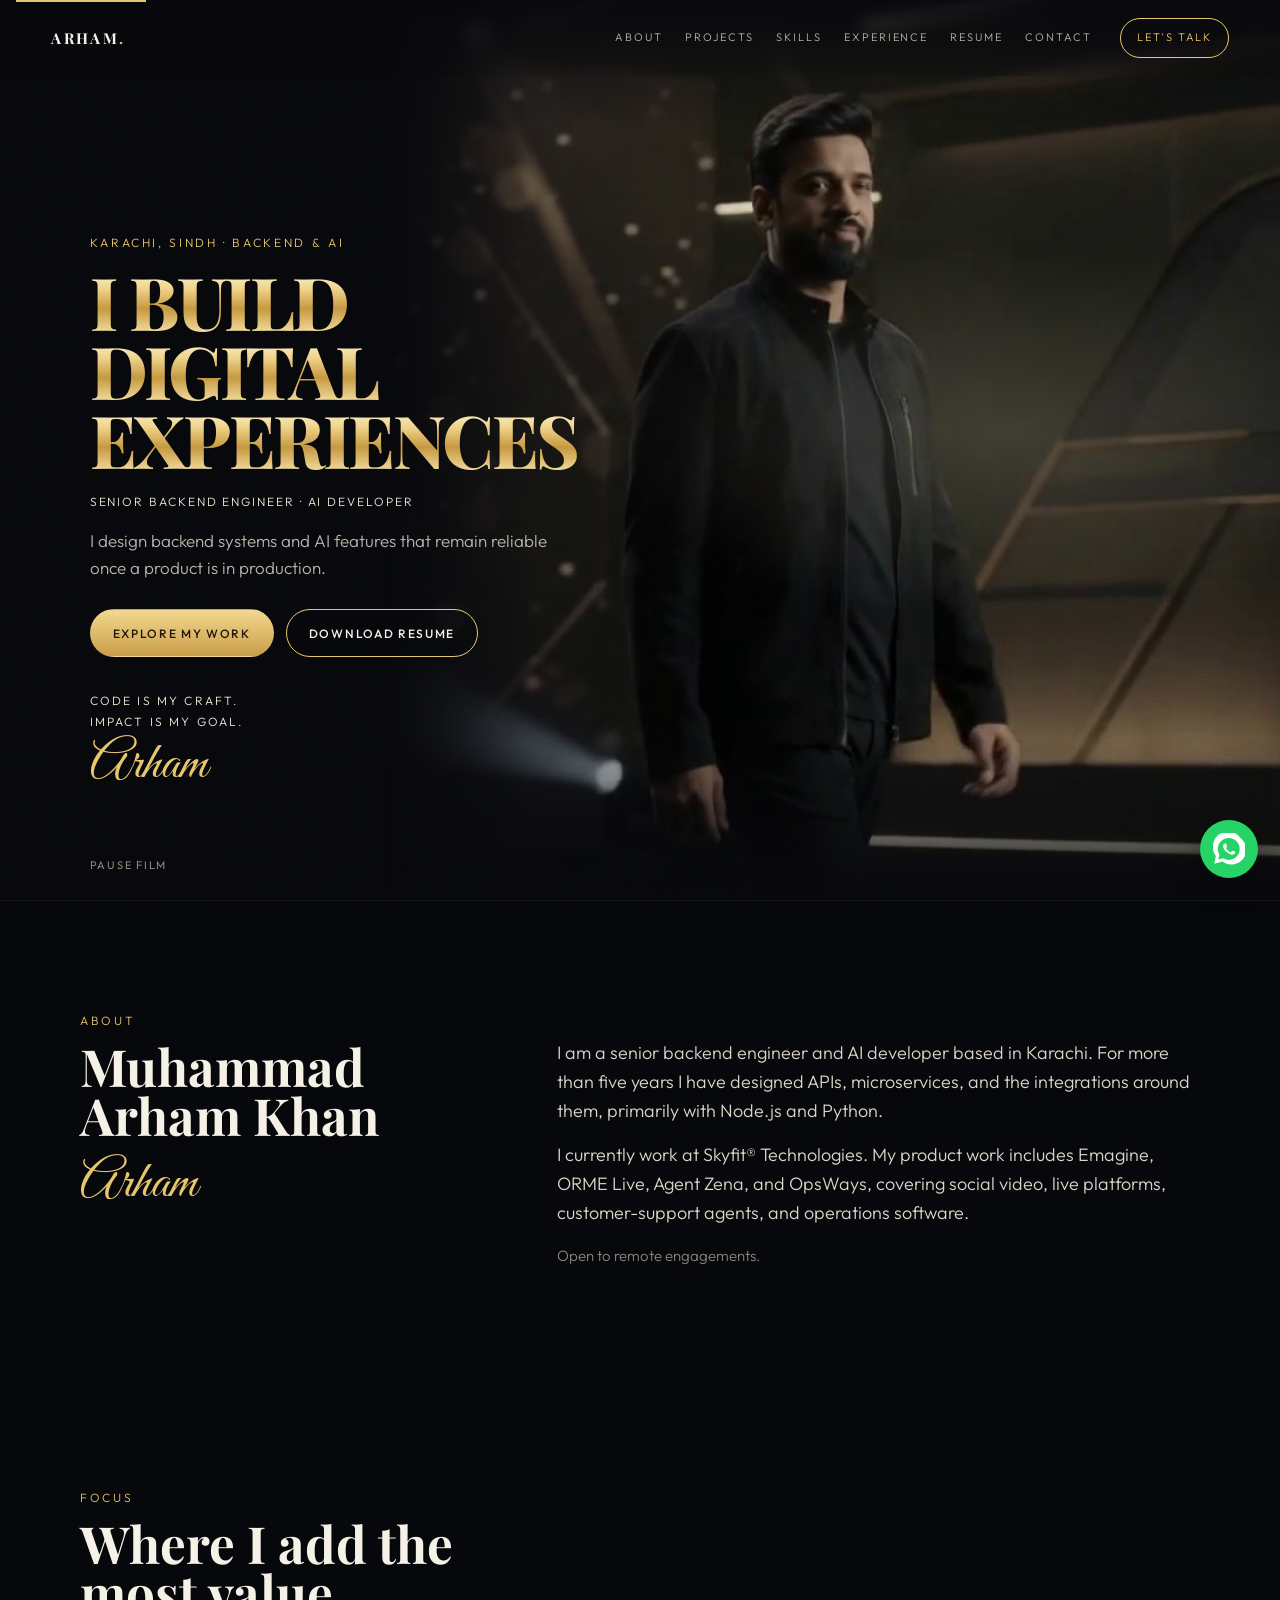
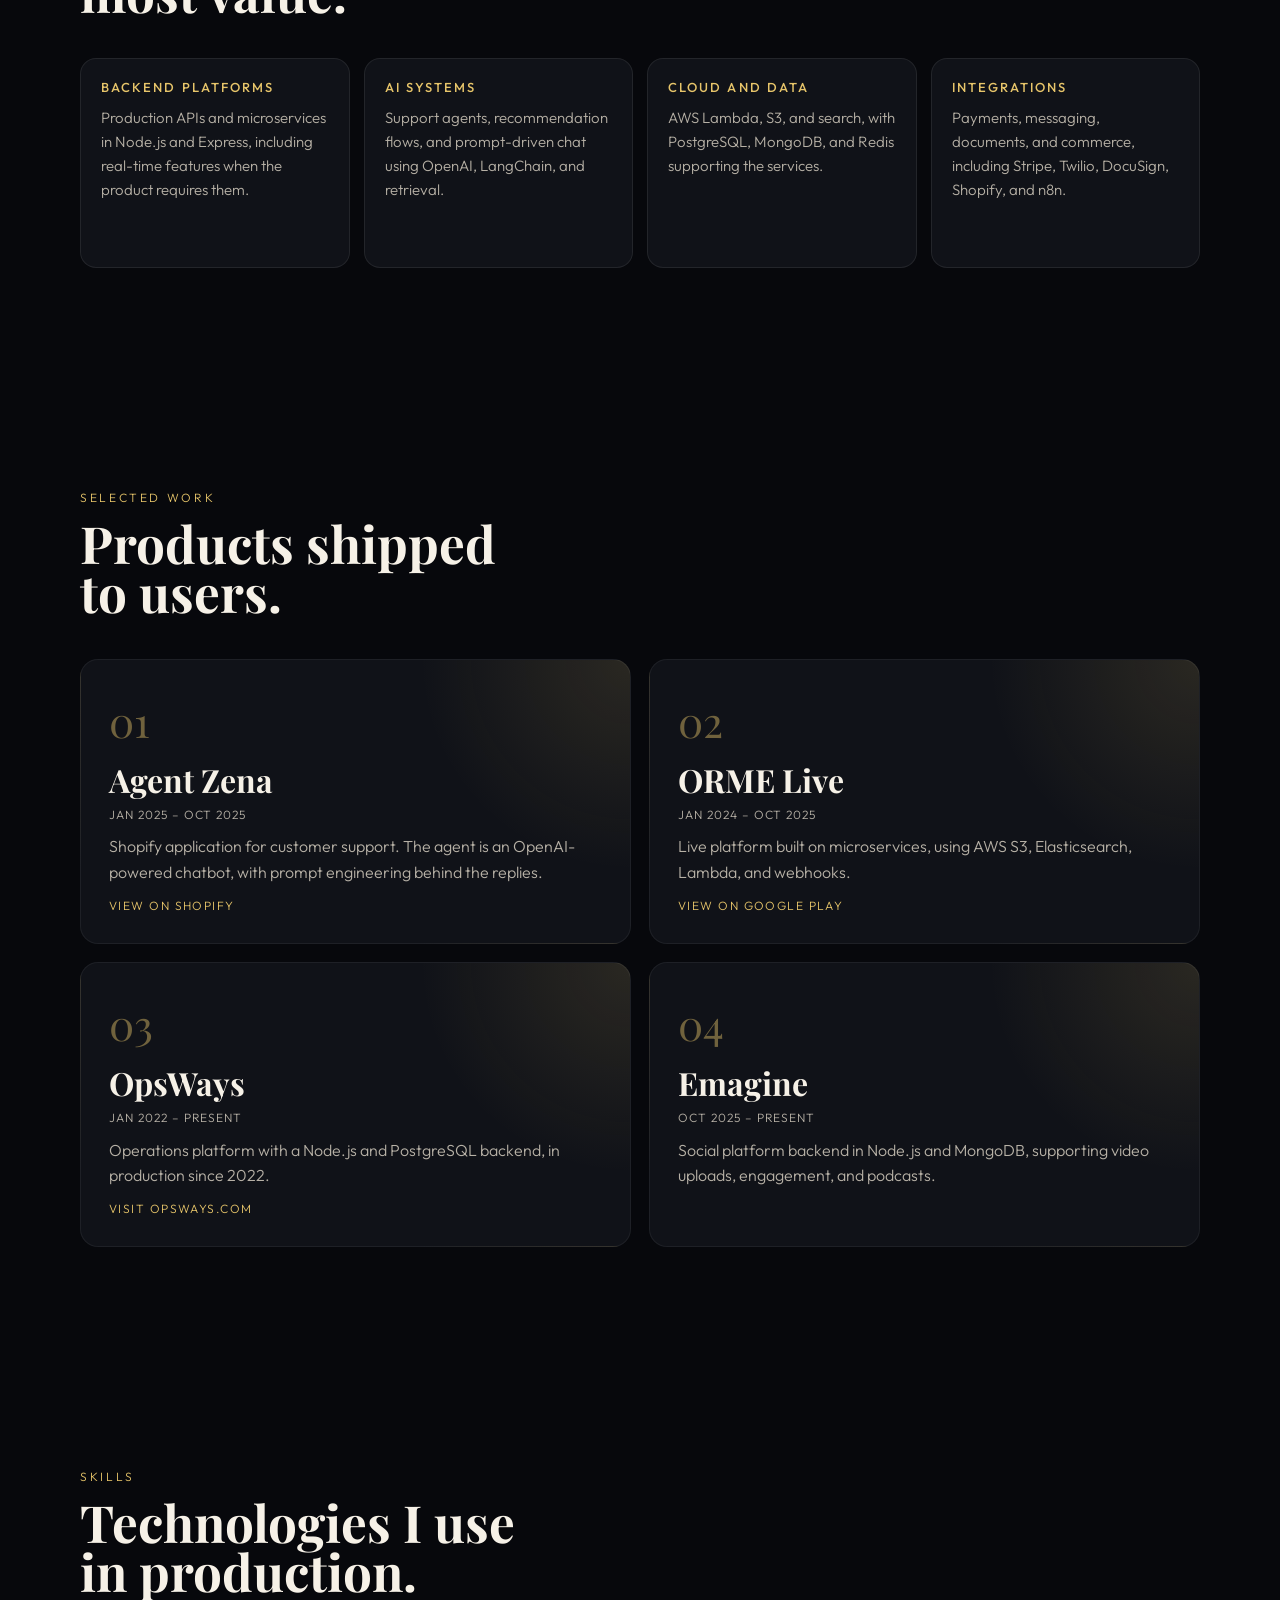
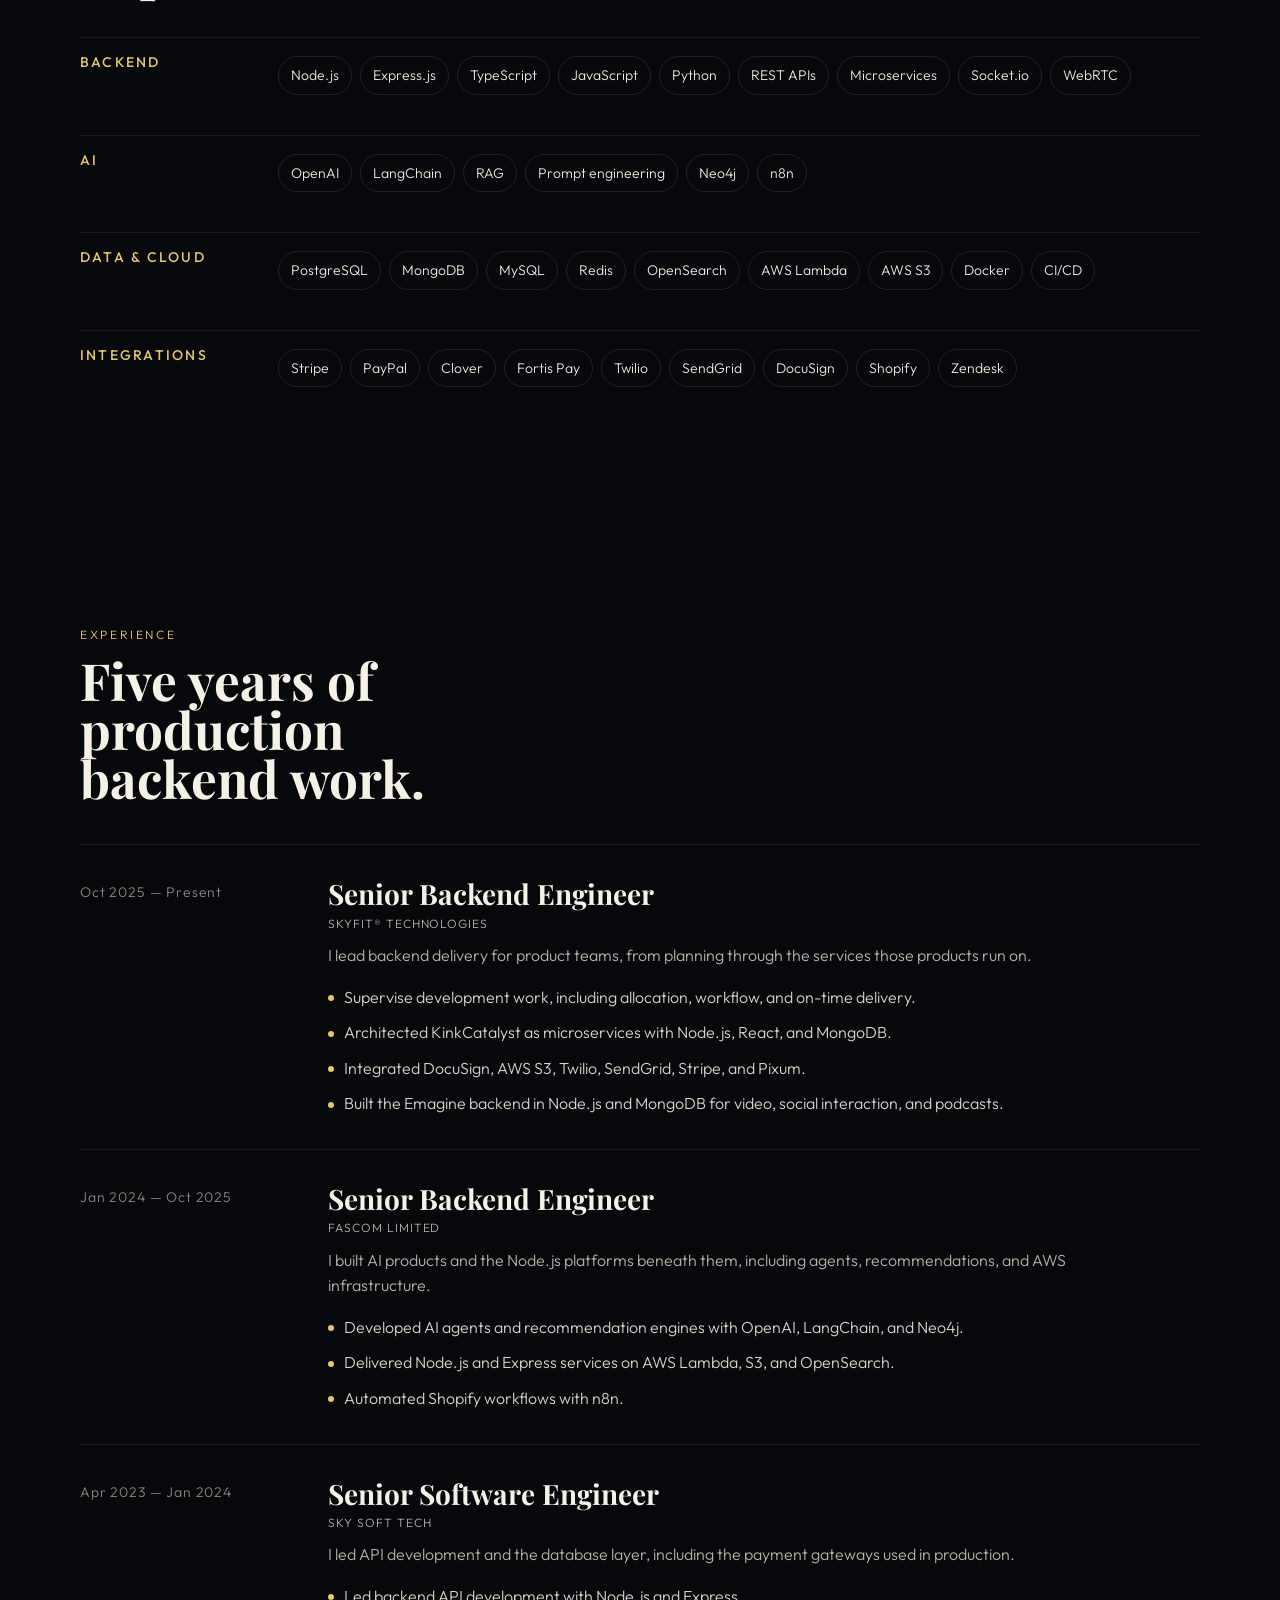
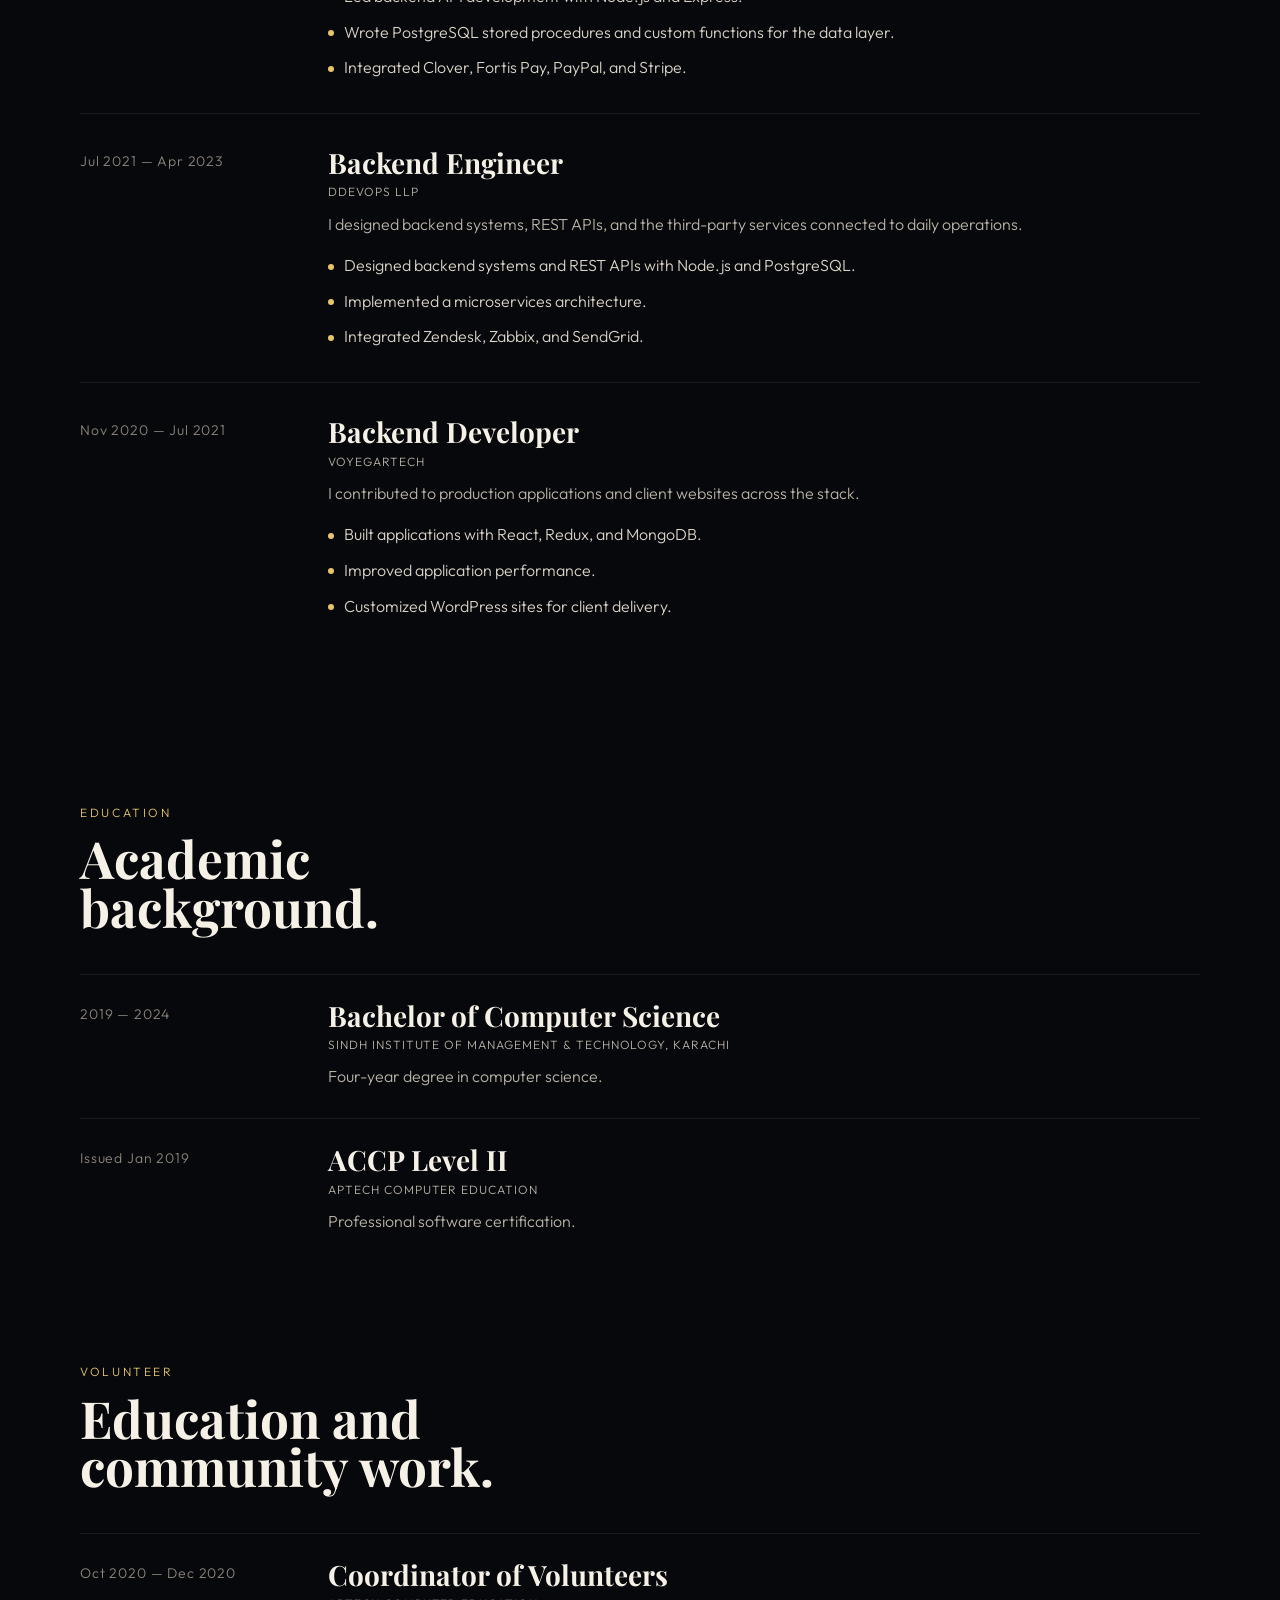
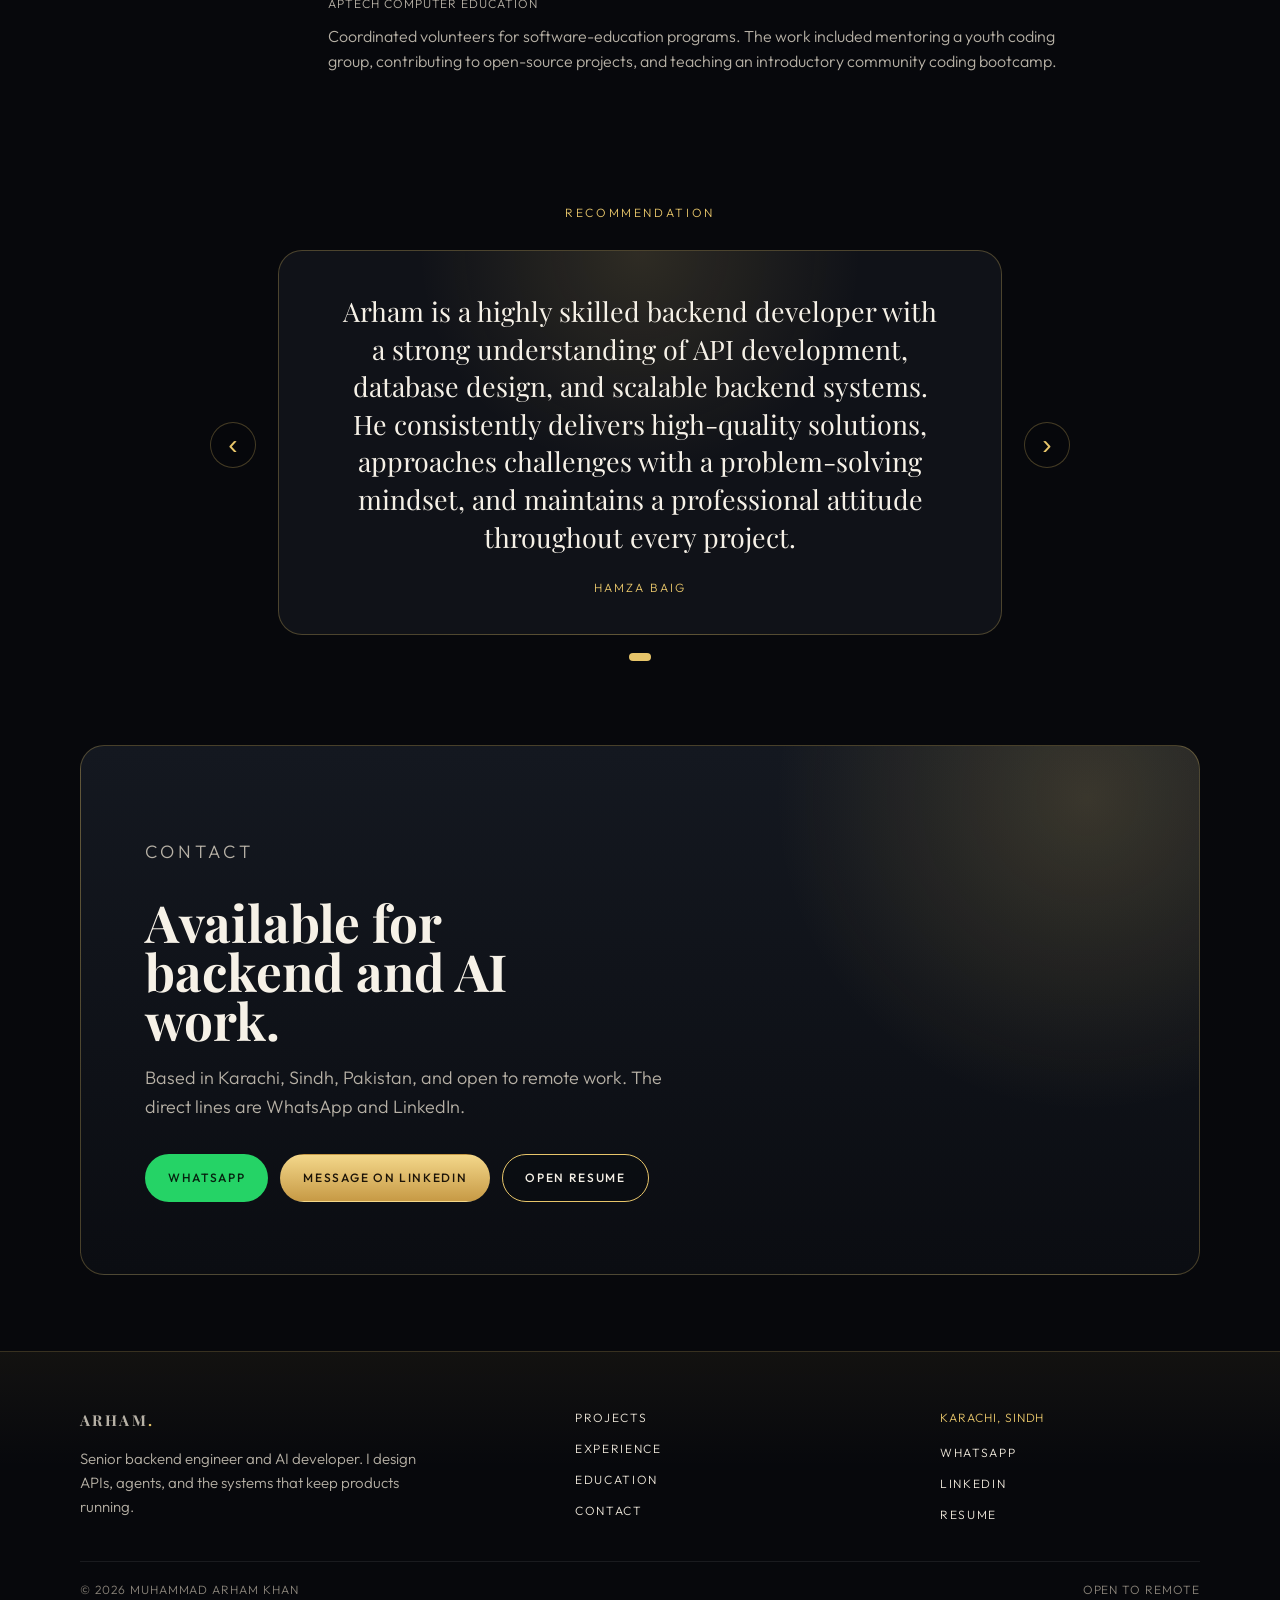
<file: index.html>
<!DOCTYPE html>
<html lang="en">
  <head>
    <meta charset="UTF-8" />
    <meta name="viewport" content="width=device-width, initial-scale=1" />
    <meta
      name="description"
      content="Muhammad Arham Khan is a senior backend engineer and AI developer in Karachi. He builds production APIs, microservices, and AI features."
    />
    <title>Arham Khan — I Build Digital Experiences</title>
    <link rel="icon" href="favicon.svg" type="image/svg+xml" />
    <link rel="preconnect" href="https://fonts.googleapis.com" />
    <link rel="preconnect" href="https://fonts.gstatic.com" crossorigin />
    <link
      href="https://fonts.googleapis.com/css2?family=Great+Vibes&family=Outfit:wght@300;400;500;600&family=Playfair+Display:wght@600;700;800&display=swap"
      rel="stylesheet"
    />
    <link rel="stylesheet" href="css/styles.css" />
  </head>
  <body>
    <a class="skip" href="#about">Skip to content</a>

    <header class="nav" id="nav">
      <a class="logo" href="#top">Arham<span>.</span></a>
      <button class="menu-btn" type="button" aria-expanded="false" aria-controls="menu">
        <span class="menu-bars" aria-hidden="true"></span>
        Menu
      </button>
      <nav id="menu">
        <a href="#about">About</a>
        <a href="#work">Projects</a>
        <a href="#skills">Skills</a>
        <a href="#experience">Experience</a>
        <a href="resume.html">Resume</a>
        <a href="#contact">Contact</a>
      </nav>
      <a class="talk" href="#contact">Let's talk</a>
    </header>

    <main>
      <section class="hero" id="top">
        <div class="hero-media">
          <video
            id="hero-video"
            autoplay
            muted
            loop
            playsinline
            poster="media/poster.jpg"
          >
            <source src="media/hero.mp4" type="video/mp4" />
          </video>
        </div>
        <div class="hero-shade" aria-hidden="true"></div>

        <div class="hero-copy">
          <p class="eyebrow">Karachi, Sindh · Backend &amp; AI</p>
          <h1>
            <span>I build</span>
            <span>digital</span>
            <span>experiences</span>
          </h1>
          <p class="roles">Senior backend engineer · AI developer</p>
          <p class="lede">
            I design backend systems and AI features that remain reliable once a product
            is in production.
          </p>
          <div class="hero-actions">
            <a class="btn solid" href="#work">Explore my work</a>
            <a class="btn ghost" href="resume.html">Download resume</a>
          </div>
          <aside class="hero-mark">
            <p>Code is my craft.<br />Impact is my goal.</p>
            <span class="sign">Arham</span>
          </aside>
        </div>

        <button class="film-toggle" type="button" aria-pressed="false">Pause film</button>
      </section>

      <section class="about" id="about">
        <div class="wrap split reveal">
          <div>
            <p class="kicker">About</p>
            <h2>Muhammad Arham Khan</h2>
            <p class="sign about-sign">Arham</p>
          </div>
          <div class="about-copy">
            <p>
              I am a senior backend engineer and AI developer based in Karachi. For more
              than five years I have designed APIs, microservices, and the integrations
              around them, primarily with Node.js and Python.
            </p>
            <p>
              I currently work at Skyfit® Technologies. My product work includes Emagine,
              ORME Live, Agent Zena, and OpsWays, covering social video, live platforms,
              customer-support agents, and operations software.
            </p>
            <p class="quiet">Open to remote engagements.</p>
          </div>
        </div>
      </section>

      <section class="focus" id="focus">
        <div class="wrap">
          <div class="section-head reveal">
            <p class="kicker">Focus</p>
            <h2>Where I add the most value.</h2>
          </div>
          <div class="focus-grid">
            <article class="focus-card reveal">
              <h3>Backend platforms</h3>
              <p>
                Production APIs and microservices in Node.js and Express, including
                real-time features when the product requires them.
              </p>
            </article>
            <article class="focus-card reveal">
              <h3>AI systems</h3>
              <p>
                Support agents, recommendation flows, and prompt-driven chat using OpenAI,
                LangChain, and retrieval.
              </p>
            </article>
            <article class="focus-card reveal">
              <h3>Cloud and data</h3>
              <p>
                AWS Lambda, S3, and search, with PostgreSQL, MongoDB, and Redis supporting
                the services.
              </p>
            </article>
            <article class="focus-card reveal">
              <h3>Integrations</h3>
              <p>
                Payments, messaging, documents, and commerce, including Stripe, Twilio,
                DocuSign, Shopify, and n8n.
              </p>
            </article>
          </div>
        </div>
      </section>

      <section class="work" id="work">
        <div class="wrap">
          <div class="section-head reveal">
            <p class="kicker">Selected work</p>
            <h2>Products shipped to users.</h2>
          </div>
          <div class="project-grid">
            <article class="project reveal">
              <span class="idx">01</span>
              <h3>Agent Zena</h3>
              <p class="meta">Jan 2025 – Oct 2025</p>
              <p>
                Shopify application for customer support. The agent is an OpenAI-powered
                chatbot, with prompt engineering behind the replies.
              </p>
              <a
                href="https://apps.shopify.com/shop-agent"
                target="_blank"
                rel="noopener noreferrer"
                >View on Shopify</a
              >
            </article>
            <article class="project reveal">
              <span class="idx">02</span>
              <h3>ORME Live</h3>
              <p class="meta">Jan 2024 – Oct 2025</p>
              <p>
                Live platform built on microservices, using AWS S3, Elasticsearch, Lambda,
                and webhooks.
              </p>
              <a
                href="https://play.google.com/store/apps/details?id=com.orme"
                target="_blank"
                rel="noopener noreferrer"
                >View on Google Play</a
              >
            </article>
            <article class="project reveal">
              <span class="idx">03</span>
              <h3>OpsWays</h3>
              <p class="meta">Jan 2022 – Present</p>
              <p>
                Operations platform with a Node.js and PostgreSQL backend, in production
                since 2022.
              </p>
              <a href="https://opsways.com" target="_blank" rel="noopener noreferrer"
                >Visit opsways.com</a
              >
            </article>
            <article class="project reveal">
              <span class="idx">04</span>
              <h3>Emagine</h3>
              <p class="meta">Oct 2025 – Present</p>
              <p>
                Social platform backend in Node.js and MongoDB, supporting video uploads,
                engagement, and podcasts.
              </p>
            </article>
          </div>
        </div>
      </section>

      <section class="skills" id="skills">
        <div class="wrap">
          <div class="section-head reveal">
            <p class="kicker">Skills</p>
            <h2>Technologies I use in production.</h2>
          </div>
          <div class="skill-groups">
            <div class="skill-row reveal">
              <h3>Backend</h3>
              <ul>
                <li>Node.js</li>
                <li>Express.js</li>
                <li>TypeScript</li>
                <li>JavaScript</li>
                <li>Python</li>
                <li>REST APIs</li>
                <li>Microservices</li>
                <li>Socket.io</li>
                <li>WebRTC</li>
              </ul>
            </div>
            <div class="skill-row reveal">
              <h3>AI</h3>
              <ul>
                <li>OpenAI</li>
                <li>LangChain</li>
                <li>RAG</li>
                <li>Prompt engineering</li>
                <li>Neo4j</li>
                <li>n8n</li>
              </ul>
            </div>
            <div class="skill-row reveal">
              <h3>Data &amp; cloud</h3>
              <ul>
                <li>PostgreSQL</li>
                <li>MongoDB</li>
                <li>MySQL</li>
                <li>Redis</li>
                <li>OpenSearch</li>
                <li>AWS Lambda</li>
                <li>AWS S3</li>
                <li>Docker</li>
                <li>CI/CD</li>
              </ul>
            </div>
            <div class="skill-row reveal">
              <h3>Integrations</h3>
              <ul>
                <li>Stripe</li>
                <li>PayPal</li>
                <li>Clover</li>
                <li>Fortis Pay</li>
                <li>Twilio</li>
                <li>SendGrid</li>
                <li>DocuSign</li>
                <li>Shopify</li>
                <li>Zendesk</li>
              </ul>
            </div>
          </div>
        </div>
      </section>

      <section class="experience" id="experience">
        <div class="wrap">
          <div class="section-head reveal">
            <p class="kicker">Experience</p>
            <h2>Five years of production backend work.</h2>
          </div>
          <ol class="timeline">
            <li class="reveal">
              <div class="when">Oct 2025 — Present</div>
              <div>
                <h3>Senior Backend Engineer</h3>
                <p class="company">Skyfit® Technologies</p>
                <p>
                  I lead backend delivery for product teams, from planning through the
                  services those products run on.
                </p>
                <ul class="duties">
                  <li>Supervise development work, including allocation, workflow, and on-time delivery.</li>
                  <li>Architected KinkCatalyst as microservices with Node.js, React, and MongoDB.</li>
                  <li>Integrated DocuSign, AWS S3, Twilio, SendGrid, Stripe, and Pixum.</li>
                  <li>Built the Emagine backend in Node.js and MongoDB for video, social interaction, and podcasts.</li>
                </ul>
              </div>
            </li>
            <li class="reveal">
              <div class="when">Jan 2024 — Oct 2025</div>
              <div>
                <h3>Senior Backend Engineer</h3>
                <p class="company">Fascom Limited</p>
                <p>
                  I built AI products and the Node.js platforms beneath them, including
                  agents, recommendations, and AWS infrastructure.
                </p>
                <ul class="duties">
                  <li>Developed AI agents and recommendation engines with OpenAI, LangChain, and Neo4j.</li>
                  <li>Delivered Node.js and Express services on AWS Lambda, S3, and OpenSearch.</li>
                  <li>Automated Shopify workflows with n8n.</li>
                </ul>
              </div>
            </li>
            <li class="reveal">
              <div class="when">Apr 2023 — Jan 2024</div>
              <div>
                <h3>Senior Software Engineer</h3>
                <p class="company">Sky Soft Tech</p>
                <p>
                  I led API development and the database layer, including the payment
                  gateways used in production.
                </p>
                <ul class="duties">
                  <li>Led backend API development with Node.js and Express.</li>
                  <li>Wrote PostgreSQL stored procedures and custom functions for the data layer.</li>
                  <li>Integrated Clover, Fortis Pay, PayPal, and Stripe.</li>
                </ul>
              </div>
            </li>
            <li class="reveal">
              <div class="when">Jul 2021 — Apr 2023</div>
              <div>
                <h3>Backend Engineer</h3>
                <p class="company">DDevOps LLP</p>
                <p>
                  I designed backend systems, REST APIs, and the third-party services
                  connected to daily operations.
                </p>
                <ul class="duties">
                  <li>Designed backend systems and REST APIs with Node.js and PostgreSQL.</li>
                  <li>Implemented a microservices architecture.</li>
                  <li>Integrated Zendesk, Zabbix, and SendGrid.</li>
                </ul>
              </div>
            </li>
            <li class="reveal">
              <div class="when">Nov 2020 — Jul 2021</div>
              <div>
                <h3>Backend Developer</h3>
                <p class="company">Voyegartech</p>
                <p>
                  I contributed to production applications and client websites across the
                  stack.
                </p>
                <ul class="duties">
                  <li>Built applications with React, Redux, and MongoDB.</li>
                  <li>Improved application performance.</li>
                  <li>Customized WordPress sites for client delivery.</li>
                </ul>
              </div>
            </li>
          </ol>
        </div>
      </section>

      <section class="education" id="education">
        <div class="wrap">
          <div class="section-head reveal">
            <p class="kicker">Education</p>
            <h2>Academic background.</h2>
          </div>
          <ol class="timeline edu-list">
            <li class="reveal">
              <div class="when">2019 — 2024</div>
              <div>
                <h3>Bachelor of Computer Science</h3>
                <p class="company">Sindh Institute of Management &amp; Technology, Karachi</p>
                <p>Four-year degree in computer science.</p>
              </div>
            </li>
            <li class="reveal">
              <div class="when">Issued Jan 2019</div>
              <div>
                <h3>ACCP Level II</h3>
                <p class="company">Aptech Computer Education</p>
                <p>Professional software certification.</p>
              </div>
            </li>
          </ol>
        </div>
      </section>

      <section class="volunteer" id="volunteer">
        <div class="wrap">
          <div class="section-head reveal">
            <p class="kicker">Volunteer</p>
            <h2>Education and community work.</h2>
          </div>
          <ol class="timeline edu-list">
            <li class="reveal">
              <div class="when">Oct 2020 — Dec 2020</div>
              <div>
                <h3>Coordinator of Volunteers</h3>
                <p class="company">Aptech Computer Education</p>
                <p>
                  Coordinated volunteers for software-education programs. The work included
                  mentoring a youth coding group, contributing to open-source projects, and
                  teaching an introductory community coding bootcamp.
                </p>
              </div>
            </li>
          </ol>
        </div>
      </section>

      <section class="recommend" id="recommend">
        <div class="wrap">
          <p class="kicker">Recommendation</p>
          <div class="carousel" data-carousel>
            <button class="carousel-btn prev" type="button" aria-label="Previous recommendation">
              <span aria-hidden="true">‹</span>
            </button>
            <div class="carousel-viewport">
              <div class="carousel-track">
                <blockquote class="carousel-slide">
                  <p>
                    Arham is a highly skilled backend developer with a strong understanding
                    of API development, database design, and scalable backend systems. He
                    consistently delivers high-quality solutions, approaches challenges
                    with a problem-solving mindset, and maintains a professional attitude
                    throughout every project.
                  </p>
                  <cite>Hamza Baig</cite>
                </blockquote>
              </div>
            </div>
            <button class="carousel-btn next" type="button" aria-label="Next recommendation">
              <span aria-hidden="true">›</span>
            </button>
            <div class="carousel-dots"></div>
          </div>
        </div>
      </section>

      <section class="contact" id="contact">
        <div class="wrap contact-box reveal">
          <p class="kicker">Contact</p>
          <h2>Available for backend and AI work.</h2>
          <p>
            Based in Karachi, Sindh, Pakistan, and open to remote work. The direct lines
            are WhatsApp and LinkedIn.
          </p>
          <div class="hero-actions">
            <a
              class="btn whatsapp"
              href="https://wa.me/923352530034"
              target="_blank"
              rel="noopener noreferrer"
              >WhatsApp</a
            >
            <a
              class="btn solid"
              href="https://www.linkedin.com/in/arhamkhan0335"
              target="_blank"
              rel="noopener noreferrer"
              >Message on LinkedIn</a
            >
            <a class="btn ghost" href="resume.html">Open resume</a>
          </div>
        </div>
      </section>
    </main>

    <footer class="site-foot">
      <div class="wrap foot-main">
        <div class="foot-brand">
          <a class="logo" href="#top">Arham<span>.</span></a>
          <p>Senior backend engineer and AI developer. I design APIs, agents, and the systems that keep products running.</p>
        </div>
        <nav class="foot-nav" aria-label="Footer">
          <a href="#work">Projects</a>
          <a href="#experience">Experience</a>
          <a href="#education">Education</a>
          <a href="#contact">Contact</a>
        </nav>
        <div class="foot-side">
          <p>Karachi, Sindh</p>
          <a href="https://wa.me/923352530034" target="_blank" rel="noopener noreferrer">WhatsApp</a>
          <a href="https://www.linkedin.com/in/arhamkhan0335" target="_blank" rel="noopener noreferrer">LinkedIn</a>
          <a href="resume.html">Resume</a>
        </div>
      </div>
      <div class="wrap foot-bar">
        <span>© <span id="year"></span> Muhammad Arham Khan</span>
        <span>Open to remote</span>
      </div>
    </footer>

    <a
      class="wa-float"
      href="https://wa.me/923352530034"
      target="_blank"
      rel="noopener noreferrer"
      aria-label="WhatsApp Arham"
    >
      <svg viewBox="0 0 24 24" aria-hidden="true">
        <path
          fill="currentColor"
          d="M20.5 3.5A11 11 0 0 0 2.1 17.2L1 23l6-1.6A11 11 0 0 0 20.5 3.5zM12 20.2a8.2 8.2 0 0 1-4.2-1.1l-.3-.2-3.5.9.9-3.4-.2-.3A8.2 8.2 0 1 1 12 20.2zm4.5-6.1c-.2-.1-1.4-.7-1.6-.8s-.4-.1-.5.1-.6.8-.7.9-.3.2-.5.1a6.7 6.7 0 0 1-2-1.2 7.4 7.4 0 0 1-1.4-1.7c-.1-.2 0-.4.1-.5l.4-.4.2-.3a.4.4 0 0 0 0-.4c0-.1-.5-1.2-.7-1.6s-.4-.4-.5-.4h-.4a.8.8 0 0 0-.6.3 2.5 2.5 0 0 0-.8 1.8 4.3 4.3 0 0 0 .9 2.3 9.8 9.8 0 0 0 3.8 3.3 12 12 0 0 0 1.3.5 3 3 0 0 0 1.4.1 2.4 2.4 0 0 0 1.6-1.1 2 2 0 0 0 .1-1.1c-.1-.1-.2-.2-.4-.3z"
        />
      </svg>
    </a>

    <svg class="grain" aria-hidden="true">
      <filter id="noise">
        <feTurbulence type="fractalNoise" baseFrequency="0.85" numOctaves="4" stitchTiles="stitch" />
      </filter>
      <rect width="100%" height="100%" filter="url(#noise)" />
    </svg>

    <script src="js/main.js"></script>
  </body>
</html>
</file>
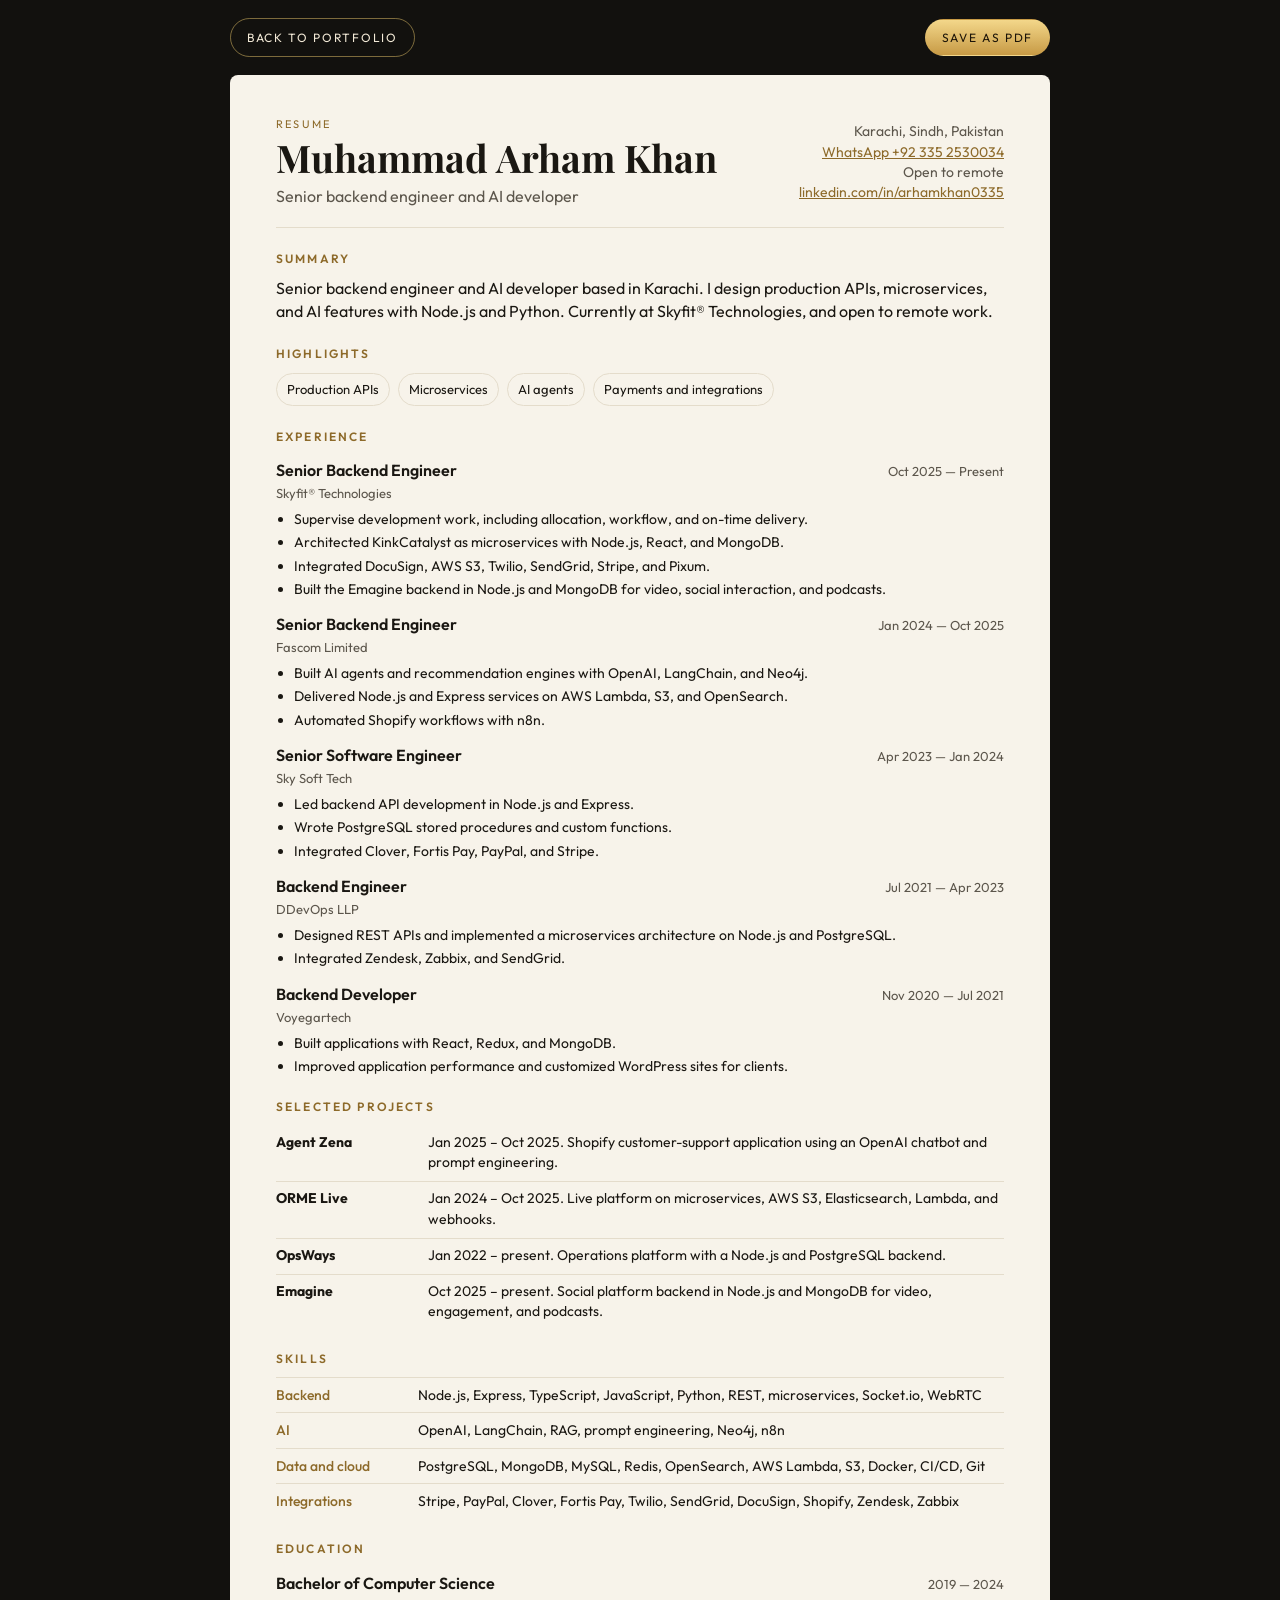
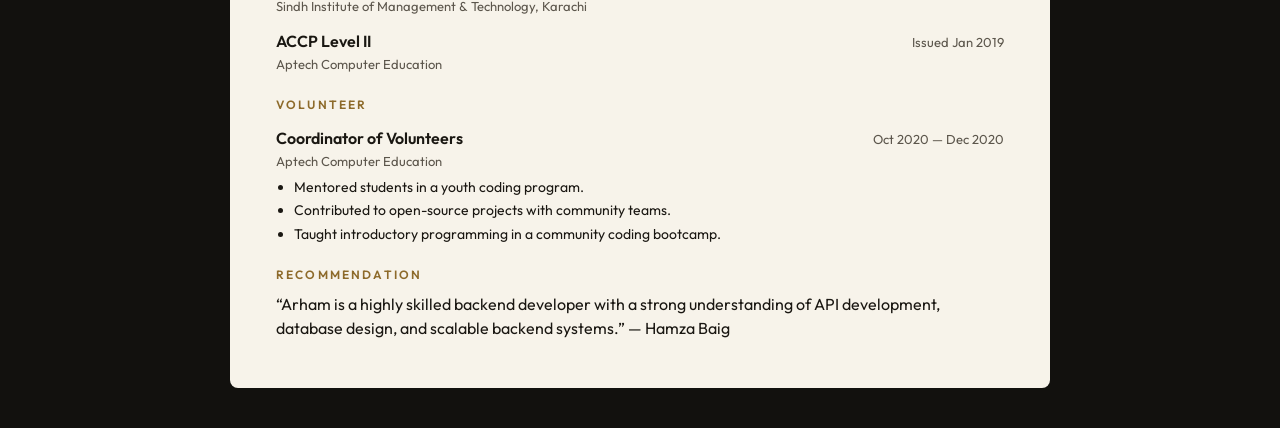
<file: resume.html>
<!DOCTYPE html>
<html lang="en">
  <head>
    <meta charset="UTF-8" />
    <meta name="viewport" content="width=device-width, initial-scale=1" />
    <title>Muhammad Arham Khan — Resume</title>
    <link rel="icon" href="favicon.svg" type="image/svg+xml" />
    <link rel="preconnect" href="https://fonts.googleapis.com" />
    <link rel="preconnect" href="https://fonts.gstatic.com" crossorigin />
    <link
      href="https://fonts.googleapis.com/css2?family=Outfit:wght@300;400;500;600&family=Playfair+Display:wght@600;700&display=swap"
      rel="stylesheet"
    />
    <link rel="stylesheet" href="css/resume.css" />
  </head>
  <body>
    <div class="toolbar">
      <a href="index.html">Back to portfolio</a>
      <button type="button" id="save">Save as PDF</button>
    </div>

    <article class="sheet">
      <header class="head">
        <div>
          <p class="kicker">Resume</p>
          <h1>Muhammad Arham Khan</h1>
          <p class="role">Senior backend engineer and AI developer</p>
        </div>
        <ul class="meta">
          <li>Karachi, Sindh, Pakistan</li>
          <li><a href="https://wa.me/923352530034">WhatsApp +92 335 2530034</a></li>
          <li>Open to remote</li>
          <li>
            <a href="https://www.linkedin.com/in/arhamkhan0335">linkedin.com/in/arhamkhan0335</a>
          </li>
        </ul>
      </header>

      <section>
        <h2>Summary</h2>
        <p>
          Senior backend engineer and AI developer based in Karachi. I design production
          APIs, microservices, and AI features with Node.js and Python. Currently at
          Skyfit® Technologies, and open to remote work.
        </p>
      </section>

      <section>
        <h2>Highlights</h2>
        <ul class="chips">
          <li>Production APIs</li>
          <li>Microservices</li>
          <li>AI agents</li>
          <li>Payments and integrations</li>
        </ul>
      </section>

      <section>
        <h2>Experience</h2>

        <div class="job">
          <div class="job-top">
            <h3>Senior Backend Engineer</h3>
            <span>Oct 2025 — Present</span>
          </div>
          <p class="where">Skyfit® Technologies</p>
          <ul>
            <li>Supervise development work, including allocation, workflow, and on-time delivery.</li>
            <li>Architected KinkCatalyst as microservices with Node.js, React, and MongoDB.</li>
            <li>Integrated DocuSign, AWS S3, Twilio, SendGrid, Stripe, and Pixum.</li>
            <li>Built the Emagine backend in Node.js and MongoDB for video, social interaction, and podcasts.</li>
          </ul>
        </div>

        <div class="job">
          <div class="job-top">
            <h3>Senior Backend Engineer</h3>
            <span>Jan 2024 — Oct 2025</span>
          </div>
          <p class="where">Fascom Limited</p>
          <ul>
            <li>Built AI agents and recommendation engines with OpenAI, LangChain, and Neo4j.</li>
            <li>Delivered Node.js and Express services on AWS Lambda, S3, and OpenSearch.</li>
            <li>Automated Shopify workflows with n8n.</li>
          </ul>
        </div>

        <div class="job">
          <div class="job-top">
            <h3>Senior Software Engineer</h3>
            <span>Apr 2023 — Jan 2024</span>
          </div>
          <p class="where">Sky Soft Tech</p>
          <ul>
            <li>Led backend API development in Node.js and Express.</li>
            <li>Wrote PostgreSQL stored procedures and custom functions.</li>
            <li>Integrated Clover, Fortis Pay, PayPal, and Stripe.</li>
          </ul>
        </div>

        <div class="job">
          <div class="job-top">
            <h3>Backend Engineer</h3>
            <span>Jul 2021 — Apr 2023</span>
          </div>
          <p class="where">DDevOps LLP</p>
          <ul>
            <li>Designed REST APIs and implemented a microservices architecture on Node.js and PostgreSQL.</li>
            <li>Integrated Zendesk, Zabbix, and SendGrid.</li>
          </ul>
        </div>

        <div class="job">
          <div class="job-top">
            <h3>Backend Developer</h3>
            <span>Nov 2020 — Jul 2021</span>
          </div>
          <p class="where">Voyegartech</p>
          <ul>
            <li>Built applications with React, Redux, and MongoDB.</li>
            <li>Improved application performance and customized WordPress sites for clients.</li>
          </ul>
        </div>
      </section>

      <section>
        <h2>Selected projects</h2>
        <ul class="projects">
          <li>
            <strong>Agent Zena</strong>
            <span>Jan 2025 – Oct 2025. Shopify customer-support application using an OpenAI chatbot and prompt engineering.</span>
          </li>
          <li>
            <strong>ORME Live</strong>
            <span>Jan 2024 – Oct 2025. Live platform on microservices, AWS S3, Elasticsearch, Lambda, and webhooks.</span>
          </li>
          <li>
            <strong>OpsWays</strong>
            <span>Jan 2022 – present. Operations platform with a Node.js and PostgreSQL backend.</span>
          </li>
          <li>
            <strong>Emagine</strong>
            <span>Oct 2025 – present. Social platform backend in Node.js and MongoDB for video, engagement, and podcasts.</span>
          </li>
        </ul>
      </section>

      <section>
        <h2>Skills</h2>
        <dl class="skills">
          <div>
            <dt>Backend</dt>
            <dd>Node.js, Express, TypeScript, JavaScript, Python, REST, microservices, Socket.io, WebRTC</dd>
          </div>
          <div>
            <dt>AI</dt>
            <dd>OpenAI, LangChain, RAG, prompt engineering, Neo4j, n8n</dd>
          </div>
          <div>
            <dt>Data and cloud</dt>
            <dd>PostgreSQL, MongoDB, MySQL, Redis, OpenSearch, AWS Lambda, S3, Docker, CI/CD, Git</dd>
          </div>
          <div>
            <dt>Integrations</dt>
            <dd>Stripe, PayPal, Clover, Fortis Pay, Twilio, SendGrid, DocuSign, Shopify, Zendesk, Zabbix</dd>
          </div>
        </dl>
      </section>

      <section>
        <h2>Education</h2>
        <div class="job">
          <div class="job-top">
            <h3>Bachelor of Computer Science</h3>
            <span>2019 — 2024</span>
          </div>
          <p class="where">Sindh Institute of Management &amp; Technology, Karachi</p>
        </div>
        <div class="job">
          <div class="job-top">
            <h3>ACCP Level II</h3>
            <span>Issued Jan 2019</span>
          </div>
          <p class="where">Aptech Computer Education</p>
        </div>
      </section>

      <section>
        <h2>Volunteer</h2>
        <div class="job">
          <div class="job-top">
            <h3>Coordinator of Volunteers</h3>
            <span>Oct 2020 — Dec 2020</span>
          </div>
          <p class="where">Aptech Computer Education</p>
          <ul>
            <li>Mentored students in a youth coding program.</li>
            <li>Contributed to open-source projects with community teams.</li>
            <li>Taught introductory programming in a community coding bootcamp.</li>
          </ul>
        </div>
      </section>

      <section>
        <h2>Recommendation</h2>
        <p>
          “Arham is a highly skilled backend developer with a strong understanding of API
          development, database design, and scalable backend systems.” — Hamza Baig
        </p>
      </section>
    </article>

    <script>
      document.querySelector("#save").addEventListener("click", () => window.print());
    </script>
  </body>
</html>
</file>
<file: css/styles.css>
:root {
  --bg: #07080c;
  --bg-raise: #101218;
  --ink: #f6f1e7;
  --muted: #b7b1a6;
  --dim: #8b857b;
  --gold: #e7c56a;
  --gold-deep: #a8843c;
  --line: rgba(231, 197, 106, 0.28);
  --serif: "Playfair Display", Georgia, serif;
  --sans: "Outfit", "Segoe UI", sans-serif;
  --script: "Great Vibes", cursive;
  --nav-h: 76px;
}

* {
  box-sizing: border-box;
}

html {
  scroll-behavior: smooth;
}

html,
body {
  max-width: 100%;
  overflow-x: hidden;
}

body {
  margin: 0;
  background: var(--bg);
  color: var(--ink);
  font-family: var(--sans);
  font-weight: 300;
  line-height: 1.6;
  color-scheme: dark;
}

img,
video {
  max-width: 100%;
  display: block;
}

a {
  color: inherit;
  text-decoration: none;
}

h1,
h2,
h3 {
  font-family: var(--serif);
  font-weight: 700;
  line-height: 0.95;
  margin: 0;
}

p {
  margin: 0;
}

.skip {
  position: absolute;
  left: 16px;
  top: -40px;
  background: var(--gold);
  color: #1a1408;
  padding: 8px 12px;
  z-index: 80;
}

.skip:focus {
  top: 12px;
}

.grain {
  position: fixed;
  inset: 0;
  width: 100%;
  height: 100%;
  pointer-events: none;
  z-index: 60;
  opacity: 0.13;
  mix-blend-mode: overlay;
}

.nav {
  position: fixed;
  top: 0;
  left: 0;
  right: 0;
  z-index: 50;
  display: flex;
  align-items: center;
  gap: 28px;
  height: var(--nav-h);
  padding: 0 4vw;
  background: linear-gradient(180deg, rgba(7, 8, 12, 0.82), rgba(7, 8, 12, 0.2) 80%, transparent);
  backdrop-filter: blur(8px);
}

.nav.scrolled {
  background: rgba(7, 8, 12, 0.92);
  border-bottom: 1px solid rgba(231, 197, 106, 0.14);
}

.logo {
  font-family: var(--serif);
  font-weight: 700;
  letter-spacing: 0.16em;
  text-transform: uppercase;
  font-size: 15px;
}

.logo span {
  color: var(--gold);
}

.nav nav {
  display: flex;
  gap: 22px;
  margin-left: auto;
}

.nav nav a {
  font-size: 11px;
  letter-spacing: 0.18em;
  text-transform: uppercase;
  color: var(--muted);
}

.nav nav a:hover,
.nav nav a.active {
  color: var(--gold);
}

.talk {
  font-size: 11px;
  letter-spacing: 0.16em;
  text-transform: uppercase;
  border: 1px solid var(--gold);
  color: var(--gold);
  border-radius: 999px;
  padding: 10px 16px;
}

.talk:hover {
  background: var(--gold);
  color: #1a1408;
}

.menu-btn {
  display: none;
  margin-left: auto;
  background: transparent;
  color: var(--ink);
  border: 1px solid var(--line);
  border-radius: 999px;
  padding: 8px 14px;
  letter-spacing: 0.16em;
  text-transform: uppercase;
  font-size: 11px;
  font-family: var(--sans);
}

.hero {
  position: relative;
  min-height: 100svh;
  display: grid;
  align-items: end;
  overflow: hidden;
}

.hero-media {
  position: absolute;
  top: 0;
  right: 0;
  width: 70%;
  height: 100%;
  -webkit-mask-image: linear-gradient(90deg, transparent 0%, #000 16%);
  mask-image: linear-gradient(90deg, transparent 0%, #000 16%);
}

.hero-shade {
  position: absolute;
  inset: 0;
  background:
    radial-gradient(ellipse at 78% 48%, rgba(255, 236, 190, 0.16), transparent 28%),
    linear-gradient(180deg, rgba(7, 8, 12, 0.78) 0%, transparent 14%, transparent 82%, #07080c 100%),
    linear-gradient(90deg, #07080c 0%, rgba(7, 8, 12, 0.72) 32%, rgba(7, 8, 12, 0.15) 52%, transparent 70%);
}

.hero-media video {
  width: 100%;
  height: 100%;
  object-fit: cover;
  object-position: center 22%;
  filter: saturate(0.92) contrast(1.05);
}

.hero-copy {
  position: relative;
  z-index: 2;
  padding: calc(var(--nav-h) + 7vh) 0 12vh 7vw;
  max-width: min(780px, 56vw);
}

.eyebrow,
.kicker,
.roles {
  font-size: 12px;
  letter-spacing: 0.22em;
  text-transform: uppercase;
  color: var(--gold);
}

.hero h1 {
  margin: 14px 0 18px;
  font-size: clamp(3.05rem, 5.7vw, 6.1rem);
  font-weight: 800;
  letter-spacing: -0.035em;
  text-transform: uppercase;
}

.hero h1 span {
  display: block;
  background: linear-gradient(180deg, #fff8e4 0%, #f0d48a 32%, #c4963e 62%, #f7e2a4 100%);
  -webkit-background-clip: text;
  background-clip: text;
  color: transparent;
}

.roles {
  color: #efe6d4;
  letter-spacing: 0.16em;
}

.lede {
  max-width: 460px;
  margin-top: 16px;
  color: var(--muted);
  font-size: 17px;
}

.hero-actions {
  display: flex;
  flex-wrap: wrap;
  gap: 12px;
  margin-top: 28px;
}

.btn {
  display: inline-flex;
  align-items: center;
  justify-content: center;
  min-height: 48px;
  padding: 0 22px;
  border-radius: 999px;
  letter-spacing: 0.14em;
  text-transform: uppercase;
  font-size: 12px;
  font-weight: 500;
  border: 1px solid var(--gold);
}

.btn.solid {
  background: linear-gradient(180deg, #f3d78a, #c79a45);
  color: #1c1408;
  border-color: transparent;
}

.btn.solid:hover {
  filter: brightness(1.06);
}

.btn.ghost {
  color: var(--ink);
  background: rgba(7, 8, 12, 0.28);
}

.btn.ghost:hover {
  border-color: #f3d78a;
  color: var(--gold);
}

.btn.whatsapp {
  background: #25d366;
  border-color: transparent;
  color: #06210f;
}

.btn.whatsapp:hover {
  filter: brightness(1.06);
}

.hero-mark {
  margin-top: 34px;
  max-width: 240px;
}

.hero-mark p {
  font-size: 12px;
  letter-spacing: 0.18em;
  text-transform: uppercase;
  color: #f3ead7;
  line-height: 1.7;
}

.sign {
  display: block;
  margin-top: 6px;
  font-family: var(--script);
  font-size: 54px;
  color: var(--gold);
  letter-spacing: 0;
  text-transform: none;
  line-height: 1;
}

.film-toggle {
  position: absolute;
  z-index: 3;
  left: 7vw;
  bottom: 28px;
  background: transparent;
  color: var(--dim);
  border: 0;
  padding: 0;
  font-family: var(--sans);
  letter-spacing: 0.16em;
  text-transform: uppercase;
  font-size: 11px;
  cursor: pointer;
}

.film-toggle:hover,
.film-toggle:focus-visible {
  color: var(--gold);
}

.wrap {
  width: min(1120px, calc(100% - 10vw));
  margin: 0 auto;
}

section {
  scroll-margin-top: 84px;
}

.about,
.focus,
.work,
.skills {
  padding: 110px 0;
}

.experience {
  padding: 110px 0 80px;
}

.education,
.volunteer {
  padding: 72px 0 28px;
}

.recommend {
  padding: 72px 0 56px;
  text-align: center;
}

.contact {
  padding: 28px 0 64px;
}

.carousel {
  position: relative;
  max-width: 860px;
  margin: 28px auto 0;
  padding: 0 68px;
}

.carousel-viewport {
  overflow: hidden;
}

.carousel-track {
  display: flex;
  transition: transform 0.45s ease;
}

.carousel-slide {
  flex: 0 0 100%;
  margin: 0;
  padding: 42px 36px 36px;
  border-radius: 24px;
  border: 1px solid var(--line);
  background:
    radial-gradient(circle at 50% 0%, rgba(231, 197, 106, 0.14), transparent 42%),
    #101218;
}

.carousel-slide p {
  margin: 0 auto;
  max-width: 38rem;
  font-family: var(--serif);
  font-size: clamp(1.35rem, 2.1vw, 1.9rem);
  line-height: 1.4;
  color: #f6f1e7;
}

.carousel-slide cite {
  display: block;
  margin-top: 22px;
  font-style: normal;
  letter-spacing: 0.16em;
  text-transform: uppercase;
  font-size: 12px;
  color: var(--gold);
}

.carousel-btn {
  position: absolute;
  top: 42%;
  width: 46px;
  height: 46px;
  border-radius: 50%;
  border: 1px solid var(--line);
  background: rgba(7, 8, 12, 0.72);
  color: var(--gold);
  font-size: 28px;
  line-height: 1;
  cursor: pointer;
}

.carousel-btn.prev {
  left: 0;
}

.carousel-btn.next {
  right: 0;
}

.carousel-btn:hover {
  background: var(--gold);
  color: #1c1408;
}

.carousel-dots {
  display: flex;
  justify-content: center;
  gap: 8px;
  margin-top: 18px;
}

.carousel-dots button {
  width: 8px;
  height: 8px;
  padding: 0;
  border: 0;
  border-radius: 999px;
  background: rgba(231, 197, 106, 0.35);
  cursor: pointer;
}

.carousel-dots button[aria-current="true"] {
  width: 22px;
  background: var(--gold);
}

.about {
  border-top: 1px solid rgba(255, 255, 255, 0.05);
}

.split {
  display: grid;
  grid-template-columns: 0.8fr 1.2fr;
  gap: 48px;
  align-items: start;
}

.about h2,
.section-head h2,
.contact h2 {
  font-size: clamp(2.4rem, 4vw, 4.2rem);
  margin-top: 12px;
  max-width: 14ch;
}

.about-sign {
  margin-top: 18px;
}

.about-copy p + p {
  margin-top: 16px;
}

.about-copy {
  color: #ddd6c8;
  font-size: 18px;
  padding-top: 28px;
}

.quiet {
  color: var(--dim);
  font-size: 15px;
}

.section-head {
  margin-bottom: 42px;
}

.focus-grid {
  display: grid;
  grid-template-columns: repeat(4, 1fr);
  gap: 14px;
}

.focus-card {
  padding: 22px 20px 26px;
  border-radius: 16px;
  border: 1px solid rgba(255, 255, 255, 0.08);
  background: var(--bg-raise);
  min-height: 210px;
}

.focus-card h3 {
  font-family: var(--sans);
  font-size: 13px;
  font-weight: 500;
  letter-spacing: 0.16em;
  text-transform: uppercase;
  color: var(--gold);
  margin-bottom: 12px;
}

.focus-card p {
  color: var(--muted);
  font-size: 15px;
}

.project-grid {
  display: grid;
  grid-template-columns: 1fr 1fr;
  gap: 18px;
}

.project {
  position: relative;
  overflow: hidden;
  min-height: 280px;
  padding: 28px;
  background:
    radial-gradient(circle at 100% 0%, rgba(231, 197, 106, 0.12), transparent 34%),
    var(--bg-raise);
  border: 1px solid rgba(255, 255, 255, 0.06);
  border-radius: 18px;
  display: flex;
  flex-direction: column;
  gap: 10px;
}

.project .idx {
  font-family: var(--serif);
  font-size: 42px;
  color: rgba(231, 197, 106, 0.45);
}

.project h3 {
  font-size: 32px;
}

.meta,
.company {
  color: var(--gold);
  letter-spacing: 0.08em;
  text-transform: uppercase;
  font-size: 12px;
}

.project p {
  color: var(--muted);
}

.project a {
  margin-top: auto;
  color: var(--gold);
  letter-spacing: 0.12em;
  text-transform: uppercase;
  font-size: 12px;
}

.project a:hover {
  color: #fff6df;
}

.project:hover {
  border-color: var(--line);
}

.skill-groups {
  display: grid;
  gap: 22px;
}

.skill-row {
  display: grid;
  grid-template-columns: 180px 1fr;
  gap: 18px;
  padding: 18px 0;
  border-top: 1px solid rgba(255, 255, 255, 0.08);
}

.skill-row h3 {
  font-family: var(--sans);
  font-weight: 500;
  font-size: 14px;
  letter-spacing: 0.16em;
  text-transform: uppercase;
  color: var(--gold);
}

.skill-row ul {
  display: flex;
  flex-wrap: wrap;
  gap: 8px;
  list-style: none;
  margin: 0;
  padding: 0;
}

.skill-row li {
  border: 1px solid rgba(255, 255, 255, 0.1);
  border-radius: 999px;
  padding: 7px 12px;
  color: #efe8db;
  font-size: 14px;
}

.timeline {
  list-style: none;
  margin: 0;
  padding: 0;
  display: grid;
  gap: 0;
}

.timeline > li {
  display: grid;
  grid-template-columns: 220px 1fr;
  gap: 28px;
  padding: 36px 0 32px;
  border-top: 1px solid rgba(255, 255, 255, 0.08);
}

.duties {
  list-style: none;
  margin: 16px 0 0;
  padding: 0;
  display: grid;
  gap: 10px;
}

.duties li {
  position: relative;
  padding: 0 0 0 16px;
  color: #d9d2c6;
  max-width: 68ch;
}

.duties li::before {
  content: "";
  position: absolute;
  left: 0;
  top: 0.65em;
  width: 6px;
  height: 6px;
  border-radius: 50%;
  background: var(--gold);
}

.edu-list > li {
  padding: 28px 0;
}

.when {
  color: var(--dim);
  letter-spacing: 0.06em;
  font-size: 14px;
}

.timeline h3 {
  font-size: 28px;
  margin-bottom: 6px;
}

.timeline p {
  color: var(--muted);
  max-width: 68ch;
}

.timeline .company {
  margin-bottom: 10px;
}

.contact-box {
  padding: 72px 64px;
  border-radius: 24px;
  background:
    radial-gradient(circle at 90% 10%, rgba(231, 197, 106, 0.18), transparent 28%),
    linear-gradient(180deg, #141820, #0b0d12);
  border: 1px solid var(--line);
}

.contact-box p {
  max-width: 46ch;
  color: var(--muted);
  margin: 20px 0 32px;
  font-size: 18px;
}

.wa-float {
  position: fixed;
  right: 22px;
  bottom: 22px;
  z-index: 70;
  width: 58px;
  height: 58px;
  border-radius: 50%;
  display: grid;
  place-items: center;
  background: #25d366;
  color: #fff;
  box-shadow: 0 10px 28px rgba(0, 0, 0, 0.35);
}

.wa-float svg {
  width: 32px;
  height: 32px;
}

.wa-float:hover {
  filter: brightness(1.08);
}

.site-foot {
  margin-top: 12px;
  padding: 56px 0 28px;
  border-top: 1px solid rgba(231, 197, 106, 0.22);
  background: linear-gradient(180deg, rgba(231, 197, 106, 0.05), transparent 42%);
  color: var(--muted);
}

.foot-main {
  display: grid;
  grid-template-columns: 1.4fr 1fr 0.8fr;
  gap: 40px;
  align-items: start;
}

.foot-brand p {
  max-width: 36ch;
  margin: 14px 0 0;
  color: var(--muted);
  letter-spacing: 0;
  text-transform: none;
  font-size: 15px;
  line-height: 1.6;
}

.foot-nav,
.foot-side {
  display: grid;
  gap: 12px;
  justify-items: start;
}

.foot-nav a,
.foot-side a {
  color: #efe8db;
  letter-spacing: 0.14em;
  text-transform: uppercase;
  font-size: 12px;
}

.foot-nav a:hover,
.foot-side a:hover {
  color: var(--gold);
}

.foot-side p {
  margin: 0 0 4px;
  letter-spacing: 0.08em;
  text-transform: uppercase;
  font-size: 12px;
  color: var(--gold);
}

.foot-bar {
  display: flex;
  justify-content: space-between;
  gap: 12px;
  margin-top: 36px;
  padding-top: 18px;
  border-top: 1px solid rgba(255, 255, 255, 0.08);
  letter-spacing: 0.08em;
  text-transform: uppercase;
  font-size: 12px;
  color: var(--dim);
}

.reveal {
  opacity: 0;
  transform: translateY(22px);
  animation: rise 0.9s ease forwards;
}

.reveal:nth-child(2) {
  animation-delay: 0.08s;
}

.reveal:nth-child(3) {
  animation-delay: 0.16s;
}

.reveal:nth-child(4) {
  animation-delay: 0.24s;
}

@keyframes rise {
  to {
    opacity: 1;
    transform: none;
  }
}

:focus-visible {
  outline: 2px solid var(--gold);
  outline-offset: 3px;
}

@media (max-width: 1100px) {
  .focus-grid {
    grid-template-columns: 1fr 1fr;
  }
}

@media (max-width: 900px) {
  .menu-btn {
    display: inline-flex;
    align-items: center;
    position: absolute;
    right: 16px;
    top: 18px;
    z-index: 5;
    margin: 0;
    color: #f6f1e7;
    background: #14120e;
  }

  .nav nav {
    display: none;
  }

  .talk {
    display: none;
  }

  .nav.open nav {
    display: flex;
    flex-direction: column;
    position: absolute;
    top: var(--nav-h);
    left: 0;
    right: 0;
    padding: 12px 6vw 22px;
    background: rgba(7, 8, 12, 0.96);
    border-bottom: 1px solid var(--line);
    gap: 16px;
  }

  .hero-media {
    left: 0;
    width: 100%;
    -webkit-mask-image: none;
    mask-image: none;
  }

  .hero-shade {
    background: linear-gradient(180deg, rgba(7, 8, 12, 0.5) 0%, rgba(7, 8, 12, 0.15) 18%, rgba(7, 8, 12, 0.78) 52%, #07080c 100%);
  }

  .hero-mark {
    display: none;
  }

  .hero-copy {
    padding: calc(var(--nav-h) + 12vh) 6vw 78px;
    max-width: none;
    width: 100%;
  }

  .nav {
    width: 100%;
  }

  .hero h1 {
    font-size: clamp(2.15rem, 8.2vw, 3.45rem);
  }

  .lede {
    max-width: 100%;
  }

  .split,
  .project-grid,
  .skill-row,
  .timeline > li,
  .foot-main {
    grid-template-columns: 1fr;
    display: grid;
  }

  .foot-bar {
    flex-direction: column;
  }

  .focus-grid {
    grid-template-columns: 1fr;
  }

  .about,
  .focus,
  .work,
  .skills {
    padding: 72px 0;
  }

  .experience {
    padding: 72px 0 48px;
  }

  .education,
  .volunteer {
    padding: 48px 0 16px;
  }

  .recommend {
    padding: 48px 0 36px;
  }

  .carousel {
    padding: 0 52px;
  }

  .carousel-slide {
    padding: 28px 18px 24px;
  }

  .contact {
    padding: 20px 0 48px;
  }

  .contact-box {
    padding: 36px 22px;
  }

  .hero-media video {
    object-position: center 16%;
  }
}

@media (prefers-reduced-motion: reduce) {
  html {
    scroll-behavior: auto;
  }

  .reveal {
    animation: none;
    opacity: 1;
    transform: none;
  }
}
</file>
<file: css/resume.css>
:root {
  --ink: #1a1712;
  --muted: #5c564c;
  --line: #e4dccb;
  --gold: #8d6a2a;
  --paper: #f7f3ea;
  --sans: "Outfit", "Segoe UI", sans-serif;
  --serif: "Playfair Display", Georgia, serif;
}

* {
  box-sizing: border-box;
}

body {
  margin: 0;
  background: #12110e;
  color: var(--ink);
  font-family: var(--sans);
  font-weight: 400;
  line-height: 1.45;
}

a {
  color: inherit;
}

.toolbar {
  width: min(820px, calc(100% - 32px));
  margin: 0 auto;
  padding: 18px 0;
  display: flex;
  justify-content: space-between;
  align-items: center;
  gap: 12px;
}

.toolbar a,
.toolbar button {
  font-family: var(--sans);
  font-size: 12px;
  letter-spacing: 0.14em;
  text-transform: uppercase;
  text-decoration: none;
  color: #f3ead7;
  background: transparent;
  border: 1px solid rgba(231, 197, 106, 0.5);
  border-radius: 999px;
  padding: 10px 16px;
  cursor: pointer;
}

.toolbar button {
  background: linear-gradient(180deg, #f3d78a, #c79a45);
  color: #1c1408;
  border-color: transparent;
}

.sheet {
  width: min(820px, calc(100% - 32px));
  margin: 0 auto 40px;
  background: var(--paper);
  padding: 42px 46px 48px;
  border-radius: 8px;
}

.kicker {
  margin: 0 0 6px;
  letter-spacing: 0.2em;
  text-transform: uppercase;
  font-size: 11px;
  color: var(--gold);
}

h1 {
  font-family: var(--serif);
  font-size: 38px;
  line-height: 1;
  margin: 0;
}

.role {
  margin: 8px 0 0;
  color: var(--muted);
}

.head {
  display: flex;
  justify-content: space-between;
  gap: 24px;
  padding-bottom: 18px;
  border-bottom: 1px solid var(--line);
}

.meta {
  list-style: none;
  margin: 0;
  padding: 4px 0 0;
  text-align: right;
  color: var(--muted);
  font-size: 14px;
}

.meta a {
  color: var(--gold);
}

section {
  margin-top: 22px;
}

h2 {
  margin: 0 0 10px;
  font-family: var(--sans);
  font-size: 12px;
  font-weight: 600;
  letter-spacing: 0.18em;
  text-transform: uppercase;
  color: var(--gold);
}

p {
  margin: 0;
}

.chips {
  display: flex;
  flex-wrap: wrap;
  gap: 8px;
  list-style: none;
  margin: 0;
  padding: 0;
}

.chips li {
  border: 1px solid var(--line);
  border-radius: 999px;
  padding: 6px 10px;
  font-size: 13px;
}

.job {
  margin-top: 14px;
}

.job-top {
  display: flex;
  justify-content: space-between;
  gap: 16px;
  align-items: baseline;
}

.job-top h3 {
  margin: 0;
  font-size: 16px;
  font-weight: 600;
}

.job-top span,
.where {
  color: var(--muted);
  font-size: 13px;
}

.where {
  margin: 2px 0 6px;
}

.job ul,
.projects {
  margin: 0;
  padding-left: 18px;
}

.job li,
.projects li {
  margin: 3px 0;
  font-size: 14px;
}

.projects {
  list-style: none;
  padding: 0;
}

.projects li {
  display: grid;
  grid-template-columns: 140px 1fr;
  gap: 12px;
  padding: 6px 0;
  border-top: 1px solid var(--line);
}

.projects li:first-child {
  border-top: 0;
}

.skills {
  margin: 0;
}

.skills div {
  display: grid;
  grid-template-columns: 130px 1fr;
  gap: 12px;
  padding: 7px 0;
  border-top: 1px solid var(--line);
  font-size: 14px;
}

.skills dt {
  color: var(--gold);
  font-weight: 500;
}

.skills dd {
  margin: 0;
}

@media (max-width: 700px) {
  .head,
  .job-top,
  .projects li,
  .skills div {
    grid-template-columns: 1fr;
    display: grid;
  }

  .head,
  .job-top {
    display: block;
  }

  .meta {
    text-align: left;
    padding-top: 14px;
  }

  .sheet {
    padding: 28px 20px 36px;
  }

  h1 {
    font-size: 32px;
  }
}

@media print {
  body {
    background: white;
  }

  .toolbar {
    display: none;
  }

  .sheet {
    width: auto;
    margin: 0;
    padding: 0;
    border-radius: 0;
  }

  a {
    text-decoration: none;
  }

  @page {
    size: A4;
    margin: 12mm;
  }
}
</file>
